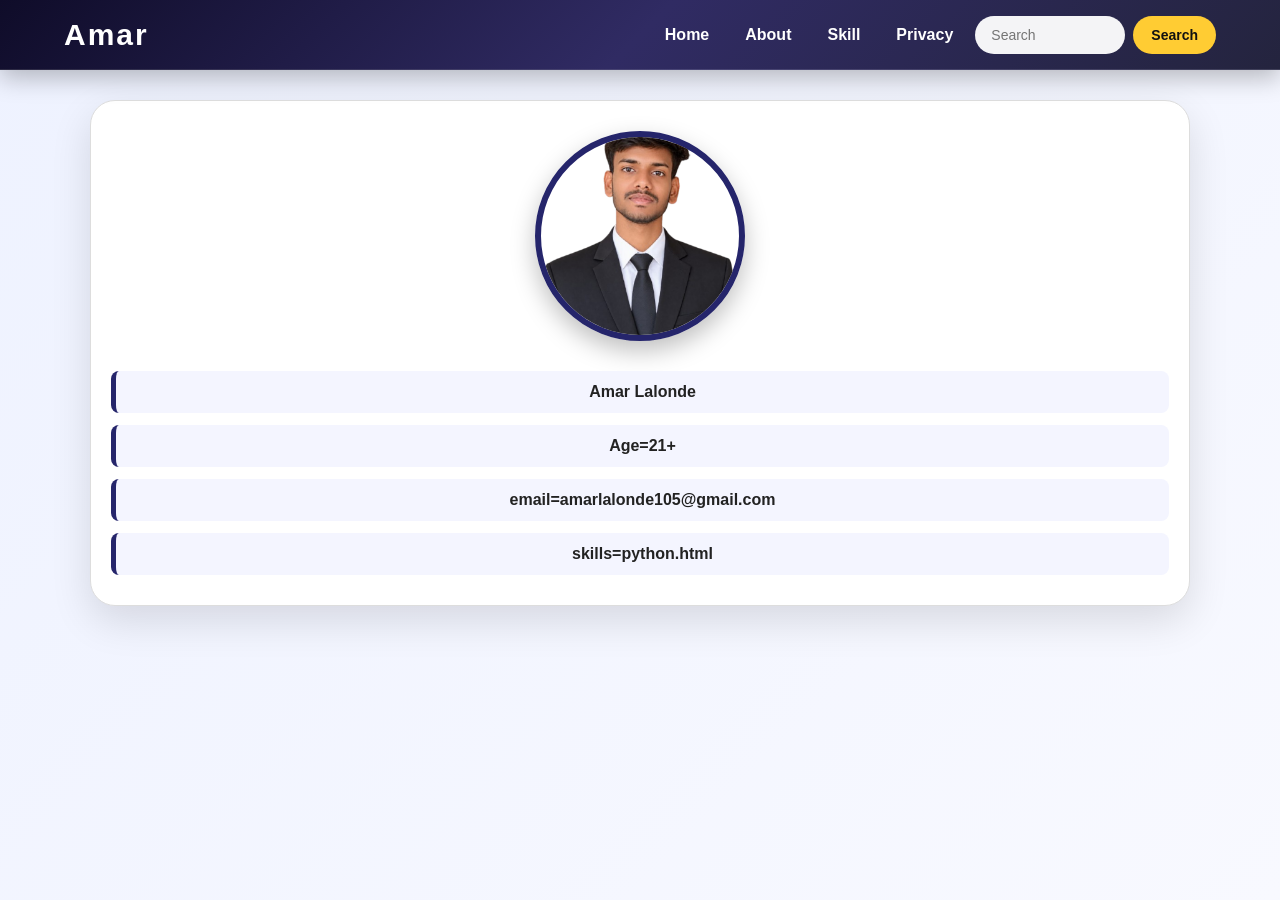
<file: index.html>
<!DOCTYPE html>
<html lang="en">
<head>
    <meta charset="UTF-8">
    <meta name="viewport" content="width=device-width, initial-scale=1.0">
    <title>Document</title>
    <link rel="stylesheet" href="portfolio.css">
    <link rel="stylesheet" href="navbar.css">
</head>
<body>
    

    <nav id="navbar">
    
        <a id="logo" href="portfolio.html">Amar</a>
    
        <a href="home.html">Home</a>
        <a href="about.html">About</a>
        <a href="skill.html">Skill</a>
        <a href="privacy.html">Privacy</a>
    
        <input
            id="ac"
            type="search"
            placeholder="Search"
        >
    
        <button type="button">Search</button>
    
    </nav>
    
        <div class="hero">
            <img class="hr" src="amar.png">
        <div class="cr">
            <h2 >Amar Lalonde</h2>
            <h2>Age=21+</h2>
            <h2>email=amarlalonde105@gmail.com</h2>
            <h2>skills=python.html</h2>
         </div>
</body>
</html>
</file>
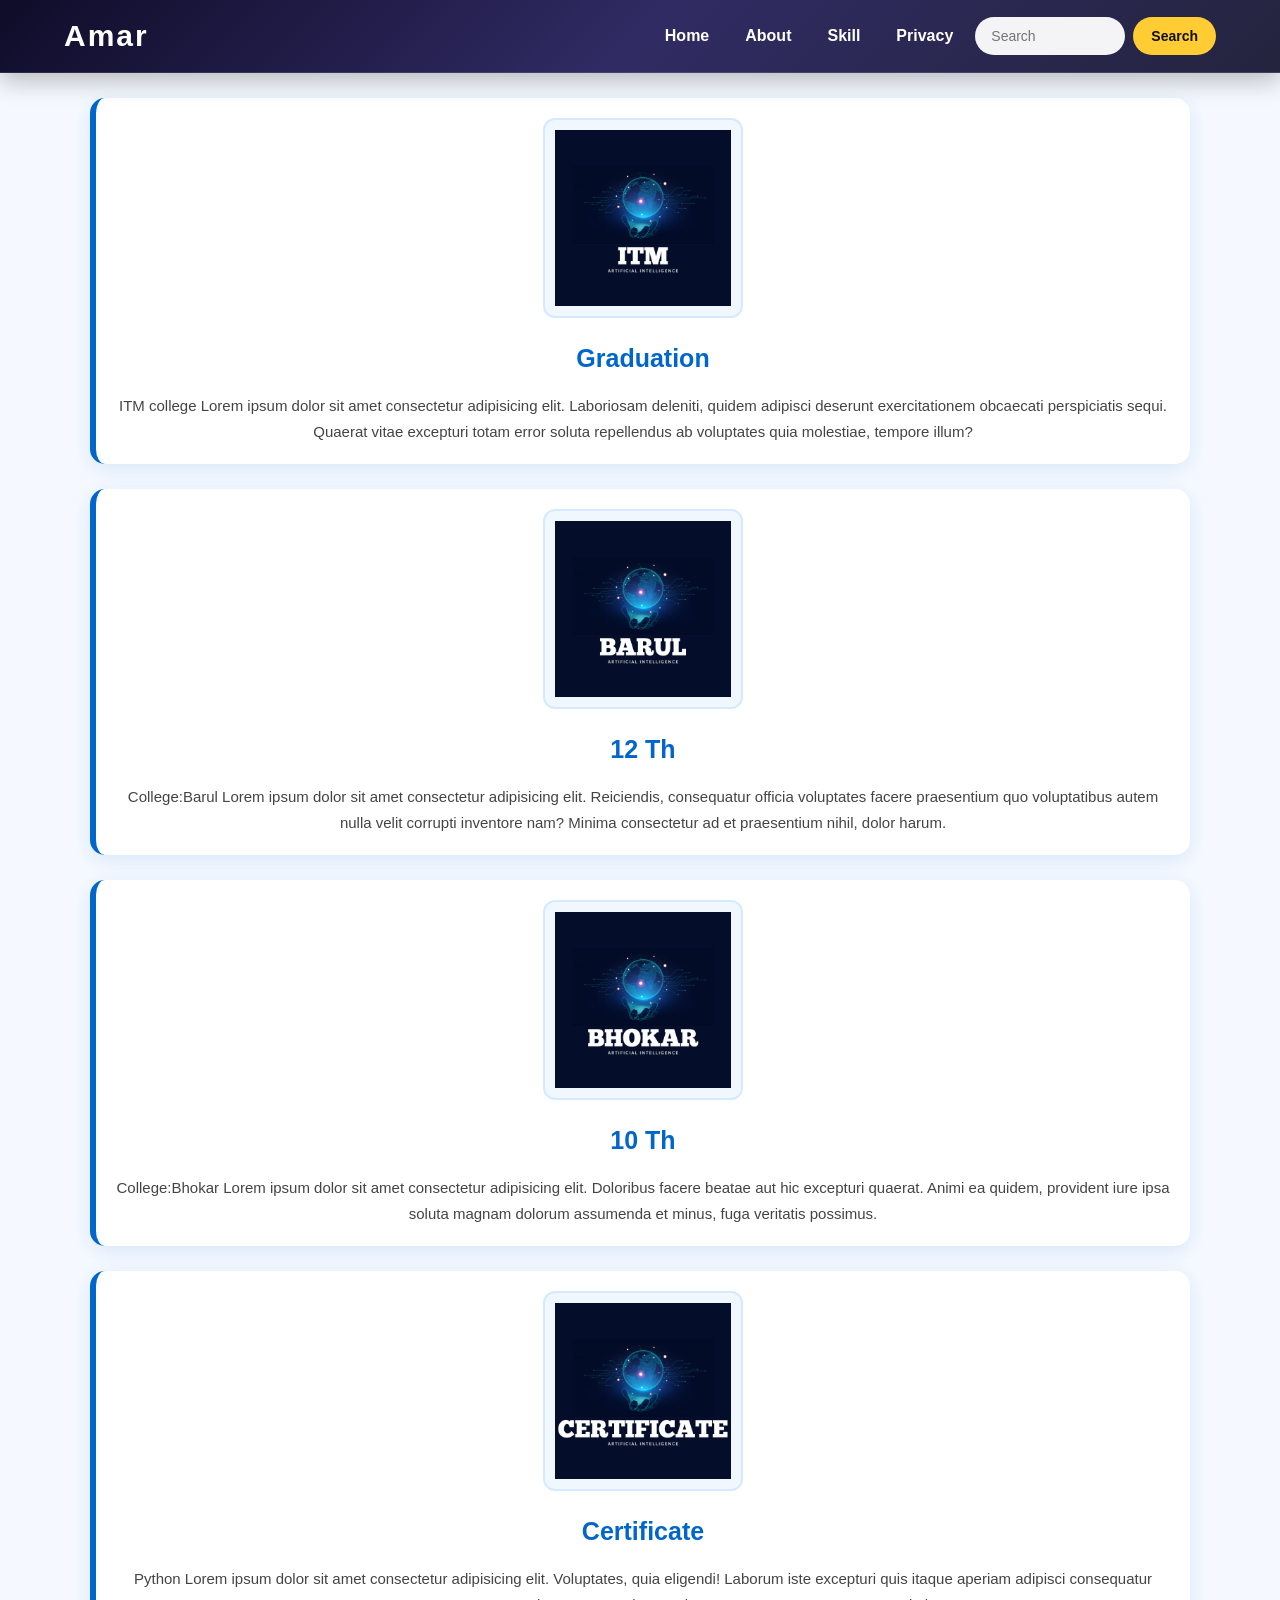
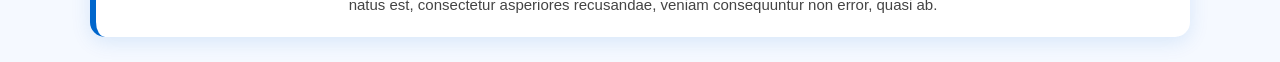
<file: about.html>
<!DOCTYPE html>
<html lang="en">
<head>
    <meta charset="UTF-8">
    <meta name="viewport" content="width=device-width, initial-scale=1.0">
    <title>Document</title>
    <link rel="stylesheet" href="about.css">
    <link rel="stylesheet" href="navbar.css">
</head>
<body>

    <nav id="navbar">
    
        <a id="logo" href="portfolio.html">Amar</a>
    
        <a href="home.html">Home</a>
        <a href="about.html">About</a>
        <a href="skill.html">Skill</a>
        <a href="privacy.html">Privacy</a>
    
        <input
            id="ac"
            type="search"
            placeholder="Search"
        >
    
        <button type="button">Search</button>
    
    </nav>
    
    
    <div class="good">
        <img class="by" src="itm.png">
        <div class="br">
        <h2 class="i">graduation</h2>
        <p>ITM college Lorem ipsum dolor sit amet consectetur adipisicing elit. Laboriosam deleniti, quidem adipisci deserunt exercitationem obcaecati perspiciatis sequi. Quaerat vitae excepturi totam error soluta repellendus ab voluptates quia molestiae, tempore illum?</p>
        
    </div>
    </div>
    <div class="good">
        <img class="by" src="barul.png">
        <div class="br">
        <h2 class="i">12 th</h2>
        <p>College:Barul Lorem ipsum dolor sit amet consectetur adipisicing elit. Reiciendis, consequatur officia voluptates facere praesentium quo voluptatibus autem nulla velit corrupti inventore nam? Minima consectetur ad et praesentium nihil, dolor harum.</p>
    </div>
    </div>
    <div class="good">
        <img class="by" src="bhokar.png">
        <div class="br">
        <h2 class="i">10 th</h2>
        <p>College:Bhokar Lorem ipsum dolor sit amet consectetur adipisicing elit. Doloribus facere beatae aut hic excepturi quaerat. Animi ea quidem, provident iure ipsa soluta magnam dolorum assumenda et minus, fuga veritatis possimus.</p>
        
    </div>
    </div>
    <div class="good">
        <img class="by" src="certificate.png">
        <div class="br">
        <h2 class="i">Certificate</h2>   
        <p>Python Lorem ipsum dolor sit amet consectetur adipisicing elit. Voluptates, quia eligendi! Laborum iste excepturi quis itaque aperiam adipisci consequatur natus est, consectetur asperiores recusandae, veniam consequuntur non error, quasi ab.</p>
        
    </div>
    </div>
</body>
</html>
</file>
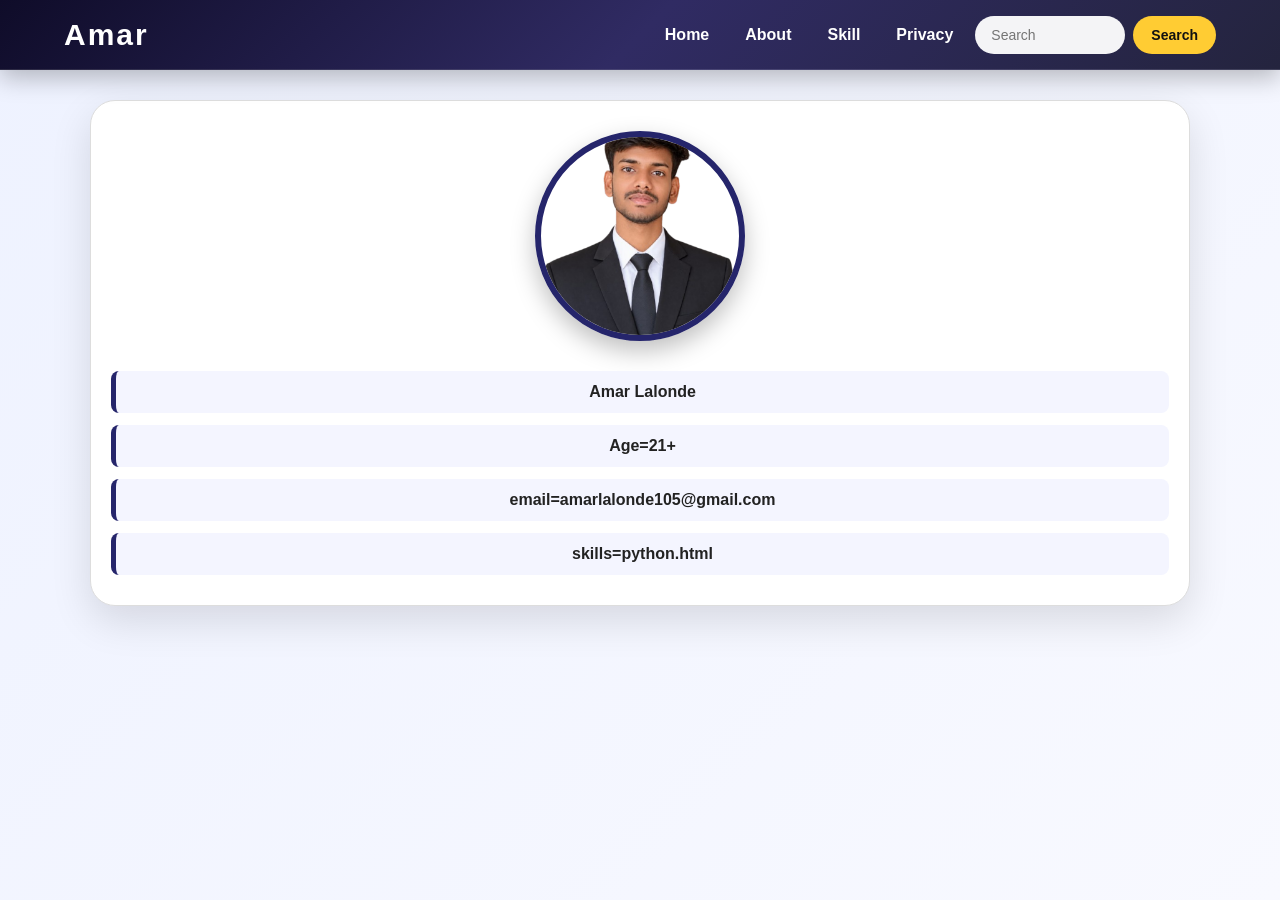
<file: home.html>
<!DOCTYPE html>
<html lang="en">
<head>
    <meta charset="UTF-8">
    <meta name="viewport" content="width=device-width, initial-scale=1.0">
    <title>Document</title>
    <link rel="stylesheet" href="portfolio.css">
    <link rel="stylesheet" href="navbar.css">
</head>
<body>
    

    <nav id="navbar">
    
        <a id="logo" href="portfolio.html">Amar</a>
    
        <a href="home.html">Home</a>
        <a href="about.html">About</a>
        <a href="skill.html">Skill</a>
        <a href="privacy.html">Privacy</a>
    
        <input
            id="ac"
            type="search"
            placeholder="Search"
        >
    
        <button type="button">Search</button>
    
    </nav>
    
    
        <div class="hero">
            <img class="hr" src="amar.png">
        <div class="cr">
            <h2 >Amar Lalonde</h2>
            <h2>Age=21+</h2>
            <h2>email=amarlalonde105@gmail.com</h2>
            <h2>skills=python.html</h2>
         </div>
       
</body>
</html>
</file>
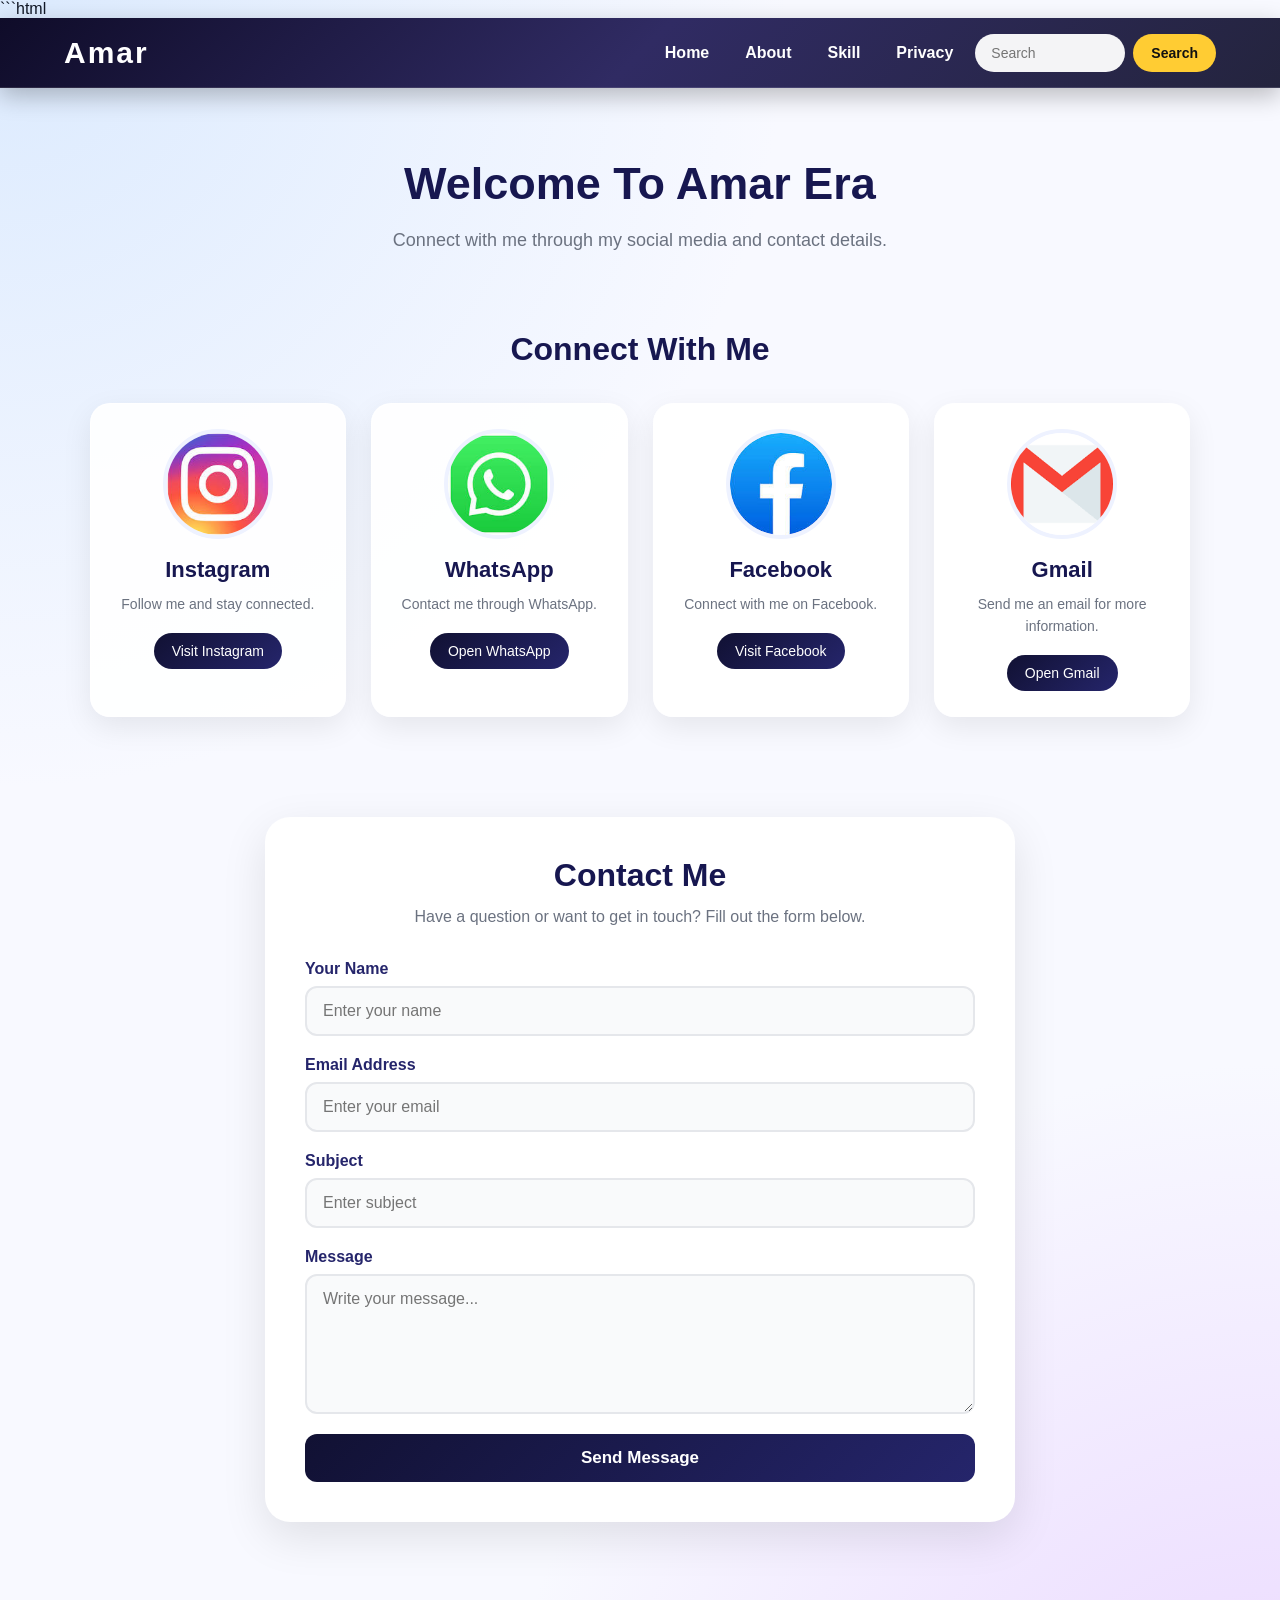
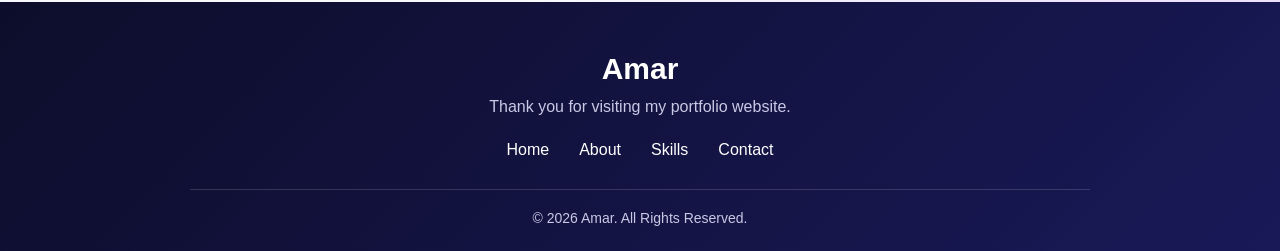
<file: privacy.html>
```html
<!DOCTYPE html>
<html lang="en">

<head>
    <meta charset="UTF-8">
    <meta name="viewport" content="width=device-width, initial-scale=1.0">

    <title>Privacy | Amar</title>

    <!-- Page CSS -->
    <link rel="stylesheet" href="privacy2.css">

    <!-- Common Navbar CSS -->
    <link rel="stylesheet" href="navbar.css">
</head>

<body>

    <!-- =========================
         NAVBAR
    ========================== -->
    <nav id="navbar">

        <a id="logo" href="portfolio.html">Amar</a>

        <a href="home.html">Home</a>
        <a href="about.html">About</a>
        <a href="skill.html">Skill</a>
        <a href="privacy.html">Privacy</a>

        <input
            id="ac"
            type="search"
            placeholder="Search"
        >

        <button type="button">Search</button>

    </nav>


    <!-- =========================
         PAGE TITLE
    ========================== -->
    <section class="hero">
        <h1>Welcome to Amar Era</h1>

        <p>
            Connect with me through my social media and contact details.
        </p>
    </section>


    <!-- =========================
         SOCIAL CARDS
    ========================== -->
    <section class="social-section">

        <h2>Connect With Me</h2>

        <div class="zz">

            <div class="x">
                <img src="download (2).jpg" alt="Instagram">

                <h3>Instagram</h3>

                <p>
                    Follow me and stay connected.
                </p>

                <a
                    href="https://www.instagram.com/amarlalonde/"
                    target="_blank"
                >
                    Visit Instagram
                </a>
            </div>


            <div class="x">
                <img src="download (3).jpg" alt="WhatsApp">

                <h3>WhatsApp</h3>

                <p>
                    Contact me through WhatsApp.
                </p>

                <a
                    href="https://www.whatsapp.com/"
                    target="_blank"
                >
                    Open WhatsApp
                </a>
            </div>


            <div class="x">
                <img src="download (4).jpg" alt="Facebook">

                <h3>Facebook</h3>

                <p>
                    Connect with me on Facebook.
                </p>

                <a
                    href="https://www.facebook.com/"
                    target="_blank"
                >
                    Visit Facebook
                </a>
            </div>


            <div class="x">
                <img src="download.png" alt="Gmail">

                <h3>Gmail</h3>

                <p>
                    Send me an email for more information.
                </p>

                <a
                    href="https://mail.google.com/"
                    target="_blank"
                >
                    Open Gmail
                </a>
            </div>

        </div>

    </section>


    <!-- =========================
         CONTACT FORM
    ========================== -->
    <section class="contact-section">

        <div class="contact-box">

            <h2>Contact Me</h2>

            <p>
                Have a question or want to get in touch?
                Fill out the form below.
            </p>

            <form>

                <div class="form-group">
                    <label for="name">Your Name</label>

                    <input
                        type="text"
                        id="name"
                        name="name"
                        placeholder="Enter your name"
                        required
                    >
                </div>


                <div class="form-group">
                    <label for="email">Email Address</label>

                    <input
                        type="email"
                        id="email"
                        name="email"
                        placeholder="Enter your email"
                        required
                    >
                </div>


                <div class="form-group">
                    <label for="subject">Subject</label>

                    <input
                        type="text"
                        id="subject"
                        name="subject"
                        placeholder="Enter subject"
                        required
                    >
                </div>


                <div class="form-group">
                    <label for="message">Message</label>

                    <textarea
                        id="message"
                        name="message"
                        rows="6"
                        placeholder="Write your message..."
                        required
                    ></textarea>
                </div>


                <button
                    type="submit"
                    class="submit-btn"
                >
                    Send Message
                </button>

            </form>

        </div>

    </section>


    <!-- =========================
         FOOTER
    ========================== -->
    <footer>

        <div class="footer-content">

            <h2>Amar</h2>

            <p>
                Thank you for visiting my portfolio website.
            </p>

            <div class="footer-links">

                <a href="portfolio.html">Home</a>
                <a href="about.html">About</a>
                <a href="skill.html">Skills</a>
                <a href="privacy.html">Contact</a>

            </div>

            <p class="copyright">
                © 2026 Amar. All Rights Reserved.
            </p>

        </div>

    </footer>

</body>
</html>
</file>
<file: portfolio.css>
/* =========================
   RESET
========================= */

* {
    margin: 0;
    padding: 0;
    box-sizing: border-box;
}

body {
    font-family: Arial, Helvetica, sans-serif;
    background: linear-gradient(135deg, #eef2ff, #f8f9ff);
    color: #111;
    min-height: 100vh;
}


/* =========================
   NAVBAR
========================= */


/* =========================
   HERO SECTION
========================= */

.hero {
    width: 90%;
    max-width: 1100px;

    min-height: 500px;

    margin: 60px auto;

    padding: 50px;

    display: flex;
    align-items: center;
    justify-content: center;

    gap: 70px;

    background: white;

    border-radius: 25px;

    box-shadow:
        0 15px 40px rgba(0, 0, 0, 0.12);

    border: 1px solid #ddd;
}


/* =========================
   PROFILE IMAGE
========================= */

.hr {
    width: 320px;
    height: 320px;

    object-fit: cover;

    border-radius: 50%;

    border: 6px solid #25256b;

    box-shadow:
        0 10px 25px rgba(0, 0, 0, 0.25);

    transition: 0.4s ease;
}

.hr:hover {
    transform: scale(1.05);

    border-color: #ffcc33;

    box-shadow:
        0 15px 35px rgba(0, 0, 0, 0.3);
}


/* =========================
   INFORMATION
========================= */

.cr {
    display: flex;

    flex-direction: column;

    gap: 15px;

    min-width: 350px;
}

.cr h2 {
    font-size: 21px;

    color: #222;

    background: #f4f5ff;

    padding: 13px 18px;

    border-left: 5px solid #25256b;

    border-radius: 8px;

    transition: 0.3s;
}

.cr h2:hover {
    background: #fff4c7;

    transform: translateX(5px);

    border-left-color: #ffcc33;
}


/* =========================
   RESPONSIVE TABLET
========================= */



    .hero {
        width: 92%;

        margin: 30px auto;

        padding: 30px 20px;

        flex-direction: column;

        gap: 30px;

        text-align: center;
    }


    /* IMAGE */

    .hr {
        width: 210px;
        height: 210px;
    }


    /* INFORMATION */

    .cr {
        width: 100%;

        min-width: 0;

        gap: 12px;
    }

    .cr h2 {
        font-size: 16px;

        padding: 12px;

        word-break: break-word;
    }



/* =========================
   SMALL MOBILE
========================= */
</file>
<file: navbar.css>
/* =========================
   RESET
========================= */

* {
    margin: 0;
    padding: 0;
    box-sizing: border-box;
}


/* =========================
   NAVBAR
========================= */

#navbar {
    width: 100%;
    min-height: 70px;

    display: flex;
    align-items: center;

    gap: 8px;

    padding: 12px 5%;

    background: linear-gradient(
        135deg,
        #0f0c29,
        #302b63,
        #24243e
    );

    box-shadow:
        0 8px 25px rgba(0, 0, 0, 0.25);

    position: relative;
    z-index: 100;

    border-bottom: 1px solid rgba(255, 255, 255, 0.12);
}


/* =========================
   LOGO
========================= */

#logo {
    color: white;

    text-decoration: none;

    font-size: 30px;

    font-weight: 800;

    letter-spacing: 2px;

    margin-right: auto;

    white-space: nowrap;

    transition: 0.3s ease;
}

#logo:hover {
    color: #ffcc33;

    transform: scale(1.08);
}


/* =========================
   NAVIGATION LINKS
========================= */

#navbar a:not(#logo) {
    color: #ffffff;

    text-decoration: none;

    font-size: 16px;

    font-weight: 600;

    padding: 9px 14px;

    border-radius: 8px;

    white-space: nowrap;

    transition: 0.3s ease;
}


/* LINK HOVER */

#navbar a:not(#logo):hover {
    color: #111;

    background: #ffcc33;

    transform: translateY(-2px);

    box-shadow:
        0 5px 15px rgba(255, 204, 51, 0.3);
}


/* =========================
   SEARCH BOX
========================= */

#ac {
    width: 150px;

    height: 38px;

    padding: 8px 14px;

    border: 2px solid transparent;

    border-radius: 20px;

    outline: none;

    background: rgba(255, 255, 255, 0.95);

    color: #111;

    font-size: 14px;

    transition: 0.3s ease;
}


/* SEARCH FOCUS */

#ac:focus {
    border-color: #ffcc33;

    box-shadow:
        0 0 15px rgba(255, 204, 51, 0.35);
}


/* =========================
   SEARCH BUTTON
========================= */

#navbar button {
    height: 38px;

    padding: 0 18px;

    border: none;

    border-radius: 20px;

    background: #ffcc33;

    color: #111;

    font-size: 14px;

    font-weight: 700;

    cursor: pointer;

    white-space: nowrap;

    transition: 0.3s ease;
}


/* BUTTON HOVER */

#navbar button:hover {
    background: white;

    color: #24243e;

    transform: translateY(-2px);

    box-shadow:
        0 6px 15px rgba(255, 255, 255, 0.2);
}


/* =========================
   TABLET
========================= */

@media (max-width: 950px) {

    #navbar {
        gap: 5px;

        padding: 12px 3%;
    }

    #logo {
        font-size: 26px;
    }

    #navbar a:not(#logo) {
        font-size: 14px;

        padding: 8px 9px;
    }

    #ac {
        width: 120px;
    }

    #navbar button {
        padding: 0 13px;

        font-size: 13px;
    }
}


/* =========================
   SMALL TABLET
========================= */

@media (max-width: 750px) {

    #navbar {
        flex-wrap: wrap;

        justify-content: center;

        padding: 15px 20px;

        gap: 8px;
    }


    /* LOGO */

    #logo {
        width: 100%;

        text-align: center;

        margin-right: 0;

        margin-bottom: 5px;
    }


    /* LINKS */

    #navbar a:not(#logo) {
        font-size: 15px;

        padding: 8px 12px;
    }


    /* SEARCH */

    #ac {
        width: 150px;
    }
}


/* =========================
   MOBILE
========================= */

@media (max-width: 600px) {

    #navbar {
        flex-direction: column;

        width: 100%;

        padding: 20px 15px;

        gap: 7px;

        border-radius: 0;
    }


    /* =====================
       LOGO
    ===================== */

    #logo {
        width: auto;

        font-size: 28px;

        margin: 0 0 10px;
    }


    /* =====================
       NAV LINKS
    ===================== */

    #navbar a:not(#logo) {
        width: 100%;

        text-align: center;

        padding: 10px;

        font-size: 16px;

        border-radius: 10px;

        background: rgba(255, 255, 255, 0.06);
    }


    #navbar a:not(#logo):hover {
        background: #ffcc33;

        color: #111;

        transform: none;
    }


    /* =====================
       SEARCH
    ===================== */

    #ac {
        width: 90%;

        max-width: 320px;

        height: 40px;

        margin-top: 5px;

        text-align: center;
    }


    /* =====================
       BUTTON
    ===================== */

    #navbar button {
        width: 130px;

        height: 40px;

        margin-top: 3px;
    }
}


/* =========================
   SMALL MOBILE
========================= */

@media (max-width: 400px) {

    #navbar {
        padding: 18px 10px;
    }


    #logo {
        font-size: 25px;
    }


    #navbar a:not(#logo) {
        font-size: 15px;

        padding: 9px;
    }


    #ac {
        width: 95%;

        font-size: 14px;
    }


    #navbar button {
        width: 120px;

        font-size: 14px;
    }
}
</file>
<file: about.css>
/* =========================
   RESET
========================= */

* {
    margin: 0;
    padding: 0;
    box-sizing: border-box;
}


/* =========================
   BODY
========================= */

body {
    font-family: Arial, Helvetica, sans-serif;

    background-color: #f5f9ff;

    color: #222;

    line-height: 1.6;
}


/* =========================
   NAVBAR
========================= */



/* =========================
   SEARCH
========================= */



.good {
    width: 90%;

    max-width: 1100px;

    margin: 40px auto;

    padding: 30px;

    display: flex;

    align-items: center;

    gap: 40px;

    background-color: white;

    border-radius: 15px;

    border-left: 6px solid #0066cc;

    box-shadow: 0 5px 20px rgba(0, 102, 204, 0.12);

    transition: 0.3s;
}


/* Card hover */

.good:hover {
    transform: translateY(-7px);

    box-shadow: 0 10px 30px rgba(0, 102, 204, 0.20);
}


/* =========================
   IMAGES
========================= */

.by {
    width: 250px;

    height: 250px;

    object-fit: contain;

    flex-shrink: 0;

    border-radius: 12px;

    padding: 10px;

    background-color: #f0f7ff;

    border: 2px solid #d5eaff;
}


/* =========================
   TEXT
========================= */

.br {
    flex: 1;
}


/* Heading */

.i {
    margin-bottom: 15px;

    color: #0066cc;

    font-size: 30px;

    text-transform: capitalize;
}


/* Paragraph */

.br p {
    color: #444;

    font-size: 17px;

    line-height: 1.8;
}


/* =========================
   TABLET
========================= */



    /* Education cards */

    .good {
        width: 90%;

        margin: 25px auto;

        padding: 20px;

        flex-direction: column;

        text-align: center;

        gap: 20px;
    }


    /* Images */

    .by {
        width: 200px;

        height: 200px;
    }


    /* Heading */

    .i {
        font-size: 25px;
    }


    /* Paragraph */

    .br p {
        font-size: 15px;

        line-height: 1.7;
    }




/* =========================
   SMALL MOBILE
========================= */

@media (max-width: 400px) {

    .good {
        width: 94%;
    }

    .by {
        width: 170px;

        height: 170px;
    }

    .i {
        font-size: 22px;
    }

    .br p {
        font-size: 14px;
    }

}
</file>
<file: privacy2.css>
/* =========================
   RESET
========================= */

* {
    margin: 0;
    padding: 0;
    box-sizing: border-box;
}


/* =========================
   BODY
========================= */

body {
    font-family: Arial, Helvetica, sans-serif;

    background:
        radial-gradient(circle at top left, #dbeafe, transparent 35%),
        radial-gradient(circle at bottom right, #e9d5ff, transparent 35%),
        #f8f9ff;

    color: #111827;

    min-height: 100vh;
}


/* =========================
   HERO
========================= */

.hero {
    text-align: center;

    padding: 70px 20px 45px;
}

.hero h1 {
    font-size: 45px;

    color: #171750;

    margin-bottom: 15px;

    text-transform: capitalize;
}

.hero p {
    font-size: 18px;

    color: #6b7280;

    max-width: 600px;

    margin: auto;

    line-height: 1.7;
}


/* =========================
   SOCIAL SECTION
========================= */

.social-section {
    padding: 30px 7% 70px;
}

.social-section > h2 {
    text-align: center;

    font-size: 32px;

    color: #171750;

    margin-bottom: 35px;
}


/* =========================
   SOCIAL CARDS
========================= */

.zz {
    display: grid;

    grid-template-columns: repeat(4, 1fr);

    gap: 25px;

    max-width: 1200px;

    margin: auto;
}


.x {
    background: rgba(255, 255, 255, 0.9);

    padding: 25px;

    border-radius: 20px;

    text-align: center;

    box-shadow:
        0 10px 30px rgba(0, 0, 0, 0.08);

    border: 1px solid rgba(255, 255, 255, 0.8);

    transition: 0.3s ease;
}


.x:hover {
    transform: translateY(-10px);

    box-shadow:
        0 20px 40px rgba(37, 37, 107, 0.18);
}


/* =========================
   SOCIAL IMAGES
========================= */

.x img {
    width: 110px;

    height: 110px;

    object-fit: cover;

    border-radius: 50%;

    margin-bottom: 18px;

    border: 4px solid #eef2ff;
}


.x h3 {
    font-size: 22px;

    color: #171750;

    margin-bottom: 10px;
}


.x p {
    color: #6b7280;

    font-size: 14px;

    line-height: 1.6;

    margin-bottom: 18px;
}


.x a {
    display: inline-block;

    padding: 10px 18px;

    background: linear-gradient(
        135deg,
        #111133,
        #25256b
    );

    color: white;

    text-decoration: none;

    border-radius: 25px;

    font-size: 14px;

    transition: 0.3s ease;
}


.x a:hover {
    background: #ffcc33;

    color: #111133;

    transform: scale(1.05);
}


/* =========================
   CONTACT SECTION
========================= */

.contact-section {
    padding: 30px 20px 80px;
}


.contact-box {
    width: 100%;

    max-width: 750px;

    margin: auto;

    background: white;

    padding: 40px;

    border-radius: 25px;

    box-shadow:
        0 15px 45px rgba(0, 0, 0, 0.1);
}


.contact-box h2 {
    text-align: center;

    font-size: 32px;

    color: #171750;

    margin-bottom: 10px;
}


.contact-box > p {
    text-align: center;

    color: #6b7280;

    margin-bottom: 30px;

    line-height: 1.6;
}


/* =========================
   FORM
========================= */

.form-group {
    margin-bottom: 20px;
}


.form-group label {
    display: block;

    margin-bottom: 8px;

    font-weight: bold;

    color: #25256b;
}


.form-group input,
.form-group textarea {
    width: 100%;

    padding: 14px 16px;

    border: 2px solid #e5e7eb;

    border-radius: 12px;

    outline: none;

    font-size: 16px;

    font-family: inherit;

    transition: 0.3s ease;

    background: #f9fafb;
}


.form-group input:focus,
.form-group textarea:focus {
    border-color: #25256b;

    background: white;

    box-shadow:
        0 0 0 4px rgba(37, 37, 107, 0.08);
}


.form-group textarea {
    resize: vertical;

    min-height: 140px;
}


/* =========================
   SUBMIT BUTTON
========================= */

.submit-btn {
    width: 100%;

    padding: 14px;

    border: none;

    border-radius: 12px;

    background:
        linear-gradient(
            135deg,
            #111133,
            #25256b
        );

    color: white;

    font-size: 17px;

    font-weight: bold;

    cursor: pointer;

    transition: 0.3s ease;
}


.submit-btn:hover {
    background: #ffcc33;

    color: #111133;

    transform: translateY(-2px);

    box-shadow:
        0 8px 20px rgba(0, 0, 0, 0.15);
}


/* =========================
   FOOTER
========================= */

footer {
    background:
        linear-gradient(
            135deg,
            #0d0d2b,
            #191958
        );

    color: white;

    padding: 50px 20px 25px;

    text-align: center;
}


.footer-content {
    max-width: 900px;

    margin: auto;
}


.footer-content h2 {
    font-size: 30px;

    margin-bottom: 12px;
}


.footer-content > p {
    color: #c7c9e5;

    margin-bottom: 25px;
}


.footer-links {
    display: flex;

    justify-content: center;

    gap: 30px;

    flex-wrap: wrap;

    margin-bottom: 30px;
}


.footer-links a {
    color: white;

    text-decoration: none;

    font-size: 16px;

    transition: 0.3s ease;
}


.footer-links a:hover {
    color: #ffcc33;
}


.copyright {
    border-top: 1px solid rgba(255,255,255,0.15);

    padding-top: 20px;

    margin-bottom: 0 !important;

    font-size: 14px;
}


/* =========================
   TABLET
========================= */

@media (max-width: 1000px) {

    .zz {
        grid-template-columns: repeat(2, 1fr);
    }

}


/* =========================
   MOBILE
========================= */

@media (max-width: 700px) {

    .hero {
        padding: 50px 20px 35px;
    }


    .hero h1 {
        font-size: 34px;
    }


    .hero p {
        font-size: 16px;
    }


    .social-section {
        padding: 20px 20px 50px;
    }


    .social-section > h2 {
        font-size: 27px;
    }


    .zz {
        grid-template-columns: 1fr;

        max-width: 450px;
    }


    .contact-section {
        padding: 20px 15px 60px;
    }


    .contact-box {
        padding: 28px 20px;

        border-radius: 20px;
    }


    .contact-box h2 {
        font-size: 27px;
    }


    .footer-links {
        gap: 18px;
    }

}


/* =========================
   SMALL MOBILE
========================= */

@media (max-width: 450px) {

    .hero h1 {
        font-size: 29px;
    }


    .x {
        padding: 20px;
    }


    .x img {
        width: 90px;

        height: 90px;
    }


    .contact-box {
        padding: 25px 16px;
    }


    .form-group input,
    .form-group textarea {
        font-size: 15px;
    }

}
</file>
